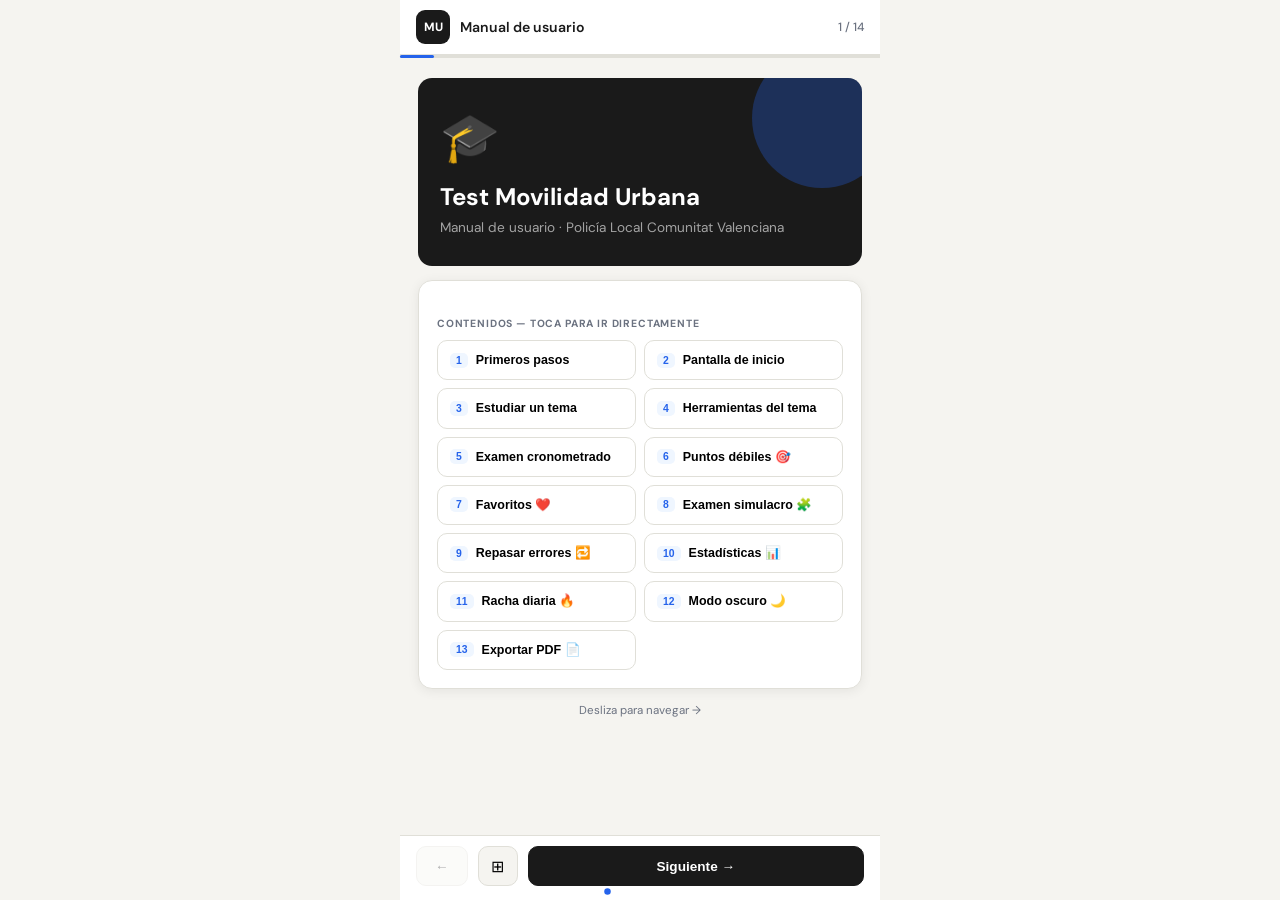
<file: manual.html>
<!DOCTYPE html>
<html lang="es">
<head>
<meta charset="UTF-8">
<meta name="viewport" content="width=device-width, initial-scale=1, viewport-fit=cover">
<title>Manual · Test Movilidad Urbana</title>
<style>
@import url('https://fonts.googleapis.com/css2?family=DM+Sans:wght@300;400;500;600;700&display=swap');

/* ── Variables ─────────────────────────────────────────────── */
:root {
  --bg:      #f5f4f0;
  --card:    #ffffff;
  --border:  #e0dfd8;
  --text:    #1a1a1a;
  --muted:   #6b7280;
  --accent:  #2563eb;
  --ok:      #16a34a;
  --err:     #dc2626;
  --warn:    #d97706;
  --chip:    #1a1a1a;
  --radius:  14px;
  --shadow:  0 2px 12px rgba(0,0,0,.07);
}

*, *::before, *::after { box-sizing: border-box; margin: 0; padding: 0; }

html, body {
  height: 100%;
  font-family: 'DM Sans', system-ui, sans-serif;
  background: var(--bg);
  color: var(--text);
  overflow: hidden;
  -webkit-font-smoothing: antialiased;
}

/* ── Shell ──────────────────────────────────────────────────── */
.shell {
  display: flex;
  flex-direction: column;
  height: 100dvh;
  max-width: 480px;
  margin: 0 auto;
  position: relative;
}

/* ── Topbar ─────────────────────────────────────────────────── */
.topbar {
  display: flex;
  align-items: center;
  gap: 10px;
  padding: 10px 16px;
  background: var(--card);
  border-bottom: 1px solid var(--border);
  flex-shrink: 0;
  padding-top: max(10px, env(safe-area-inset-top));
}
.topbar__icon {
  width: 34px; height: 34px;
  background: var(--chip); color: #fff;
  border-radius: 9px;
  font-size: .75rem; font-weight: 700;
  display: flex; align-items: center; justify-content: center;
  flex-shrink: 0;
}
.topbar__title {
  font-size: .88rem;
  font-weight: 600;
  flex: 1;
}
.topbar__counter {
  font-size: .75rem;
  color: var(--muted);
  font-weight: 500;
}

/* ── Progress bar ───────────────────────────────────────────── */
.progress-track {
  height: 3px;
  background: var(--border);
  flex-shrink: 0;
  position: relative;
}
.progress-fill {
  height: 100%;
  background: var(--accent);
  border-radius: 99px;
  transition: width .35s cubic-bezier(.4,0,.2,1);
}

/* ── Slides container ───────────────────────────────────────── */
.slides-wrap {
  flex: 1;
  overflow: hidden;
  position: relative;
}

.slides-track {
  display: flex;
  height: 100%;
  transition: transform .32s cubic-bezier(.4,0,.2,1);
  will-change: transform;
}

.slide {
  min-width: 100%;
  height: 100%;
  overflow-y: auto;
  -webkit-overflow-scrolling: touch;
  overscroll-behavior: contain;
  padding: 20px 18px 100px;
}

/* ── Cards dentro de slides ─────────────────────────────────── */
.s-card {
  background: var(--card);
  border-radius: var(--radius);
  border: 1px solid var(--border);
  padding: 18px;
  box-shadow: var(--shadow);
  margin-bottom: 14px;
}

.s-tag {
  display: inline-flex;
  align-items: center;
  gap: 5px;
  font-size: .65rem;
  font-weight: 700;
  text-transform: uppercase;
  letter-spacing: .08em;
  color: var(--accent);
  background: #eff6ff;
  border-radius: 6px;
  padding: 3px 8px;
  margin-bottom: 12px;
}

.s-hero {
  font-size: 2.8rem;
  line-height: 1;
  margin-bottom: 10px;
}

.s-title {
  font-size: 1.25rem;
  font-weight: 700;
  line-height: 1.25;
  margin-bottom: 8px;
}

.s-sub {
  font-size: .9rem;
  color: var(--muted);
  line-height: 1.5;
}

.s-body {
  font-size: .88rem;
  line-height: 1.6;
  color: var(--text);
  margin-bottom: 12px;
}

.s-section {
  font-size: .65rem;
  font-weight: 700;
  text-transform: uppercase;
  letter-spacing: .08em;
  color: var(--muted);
  margin: 18px 0 10px;
}

/* ── Feature rows ───────────────────────────────────────────── */
.feat-row {
  display: flex;
  align-items: flex-start;
  gap: 12px;
  padding: 10px 0;
  border-bottom: 1px solid var(--border);
}
.feat-row:last-child { border-bottom: none; }

.feat-icon {
  font-size: 1.4rem;
  width: 36px;
  flex-shrink: 0;
  text-align: center;
  margin-top: 1px;
}

.feat-body { flex: 1; }
.feat-name {
  font-size: .88rem;
  font-weight: 600;
  margin-bottom: 2px;
}
.feat-desc {
  font-size: .78rem;
  color: var(--muted);
  line-height: 1.45;
}

/* ── Steps ──────────────────────────────────────────────────── */
.step-row {
  display: flex;
  gap: 12px;
  margin-bottom: 12px;
}
.step-num {
  width: 24px; height: 24px;
  background: var(--chip);
  color: #fff;
  border-radius: 50%;
  font-size: .72rem;
  font-weight: 700;
  display: flex; align-items: center; justify-content: center;
  flex-shrink: 0;
  margin-top: 1px;
}
.step-text {
  font-size: .85rem;
  line-height: 1.55;
  color: var(--text);
  padding-top: 2px;
}

/* ── Tip / Warning ──────────────────────────────────────────── */
.tip {
  background: #eff6ff;
  border: 1px solid #93c5fd;
  border-radius: 10px;
  padding: 12px 14px;
  font-size: .82rem;
  line-height: 1.5;
  color: #1e3a8a;
  margin-bottom: 12px;
}
.warn {
  background: #fff7ed;
  border: 1px solid #fdba74;
  border-radius: 10px;
  padding: 12px 14px;
  font-size: .82rem;
  line-height: 1.5;
  color: #7c2d12;
  margin-bottom: 12px;
}

/* ── Badge strip ────────────────────────────────────────────── */
.badge-row {
  display: flex;
  align-items: center;
  gap: 10px;
  padding: 9px 0;
  border-bottom: 1px solid var(--border);
  font-size: .82rem;
}
.badge-row:last-child { border-bottom: none; }
.badge {
  font-size: .7rem;
  font-weight: 700;
  padding: 3px 9px;
  border-radius: 20px;
  white-space: nowrap;
  flex-shrink: 0;
}
.badge-ok  { background: #f0fdf4; color: var(--ok); }
.badge-mid { background: #fffbeb; color: var(--warn); }
.badge-err { background: #fef2f2; color: var(--err); }
.badge-neu { background: #f3f4f6; color: var(--muted); }

/* ── State pills (racha) ────────────────────────────────────── */
.state-pill {
  display: flex;
  align-items: flex-start;
  gap: 12px;
  background: var(--bg);
  border: 1.5px solid var(--border);
  border-radius: 12px;
  padding: 12px;
  margin-bottom: 8px;
}
.state-pill--active { border-color: var(--accent); background: #eff6ff; }
.state-pill__icon { font-size: 1.5rem; line-height: 1; }
.state-pill__title { font-size: .84rem; font-weight: 700; margin-bottom: 2px; }
.state-pill__desc  { font-size: .76rem; color: var(--muted); line-height: 1.4; }

/* ── Índice ─────────────────────────────────────────────────── */
.idx-grid {
  display: grid;
  grid-template-columns: repeat(2, 1fr);
  gap: 8px;
}
.idx-btn {
  background: var(--card);
  border: 1.5px solid var(--border);
  border-radius: 10px;
  padding: 11px 12px;
  display: flex;
  align-items: center;
  gap: 8px;
  cursor: pointer;
  transition: border-color .12s, background .12s;
  text-align: left;
  -webkit-tap-highlight-color: transparent;
}
.idx-btn:active { background: #eff6ff; border-color: var(--accent); }
.idx-btn__num {
  font-size: .65rem;
  font-weight: 700;
  color: var(--accent);
  background: #eff6ff;
  border-radius: 5px;
  padding: 2px 6px;
  flex-shrink: 0;
}
.idx-btn__label { font-size: .78rem; font-weight: 600; line-height: 1.3; }

/* ── Portada ─────────────────────────────────────────────────── */
.cover {
  background: var(--chip);
  border-radius: var(--radius);
  padding: 28px 22px;
  margin-bottom: 14px;
  color: #fff;
  position: relative;
  overflow: hidden;
}
.cover::before {
  content: '';
  position: absolute;
  top: -30px; right: -30px;
  width: 140px; height: 140px;
  background: rgba(37,99,235,.3);
  border-radius: 50%;
}
.cover__emoji { font-size: 3rem; margin-bottom: 14px; display: block; }
.cover__title { font-size: 1.5rem; font-weight: 700; line-height: 1.2; margin-bottom: 6px; }
.cover__sub   { font-size: .85rem; color: rgba(255,255,255,.6); line-height: 1.5; }

/* ── Navigation ─────────────────────────────────────────────── */
.nav-bar {
  position: absolute;
  bottom: 0; left: 0; right: 0;
  padding: 10px 16px;
  padding-bottom: max(14px, env(safe-area-inset-bottom));
  background: var(--card);
  border-top: 1px solid var(--border);
  display: flex;
  align-items: center;
  gap: 10px;
}
.nav-btn {
  padding: 0 18px;
  height: 40px;
  border-radius: 10px;
  border: 1.5px solid var(--border);
  background: var(--bg);
  font-size: .85rem;
  font-weight: 600;
  color: var(--text);
  cursor: pointer;
  flex-shrink: 0;
  transition: background .12s, border-color .12s;
  -webkit-tap-highlight-color: transparent;
}
.nav-btn:disabled { opacity: .35; cursor: not-allowed; }
.nav-btn:not(:disabled):active { background: #e5e7eb; }
.nav-btn--primary {
  flex: 1;
  background: var(--chip);
  color: #fff;
  border-color: var(--chip);
}
.nav-btn--primary:not(:disabled):active { background: #333; }

.nav-idx-btn {
  height: 40px;
  width: 40px;
  border-radius: 10px;
  border: 1.5px solid var(--border);
  background: var(--bg);
  font-size: 1rem;
  cursor: pointer;
  display: flex; align-items: center; justify-content: center;
  flex-shrink: 0;
  -webkit-tap-highlight-color: transparent;
}
.nav-idx-btn:active { background: #e5e7eb; }

/* ── Índice overlay ─────────────────────────────────────────── */
.idx-overlay {
  position: fixed;
  inset: 0;
  z-index: 100;
  background: rgba(0,0,0,.5);
  display: flex;
  align-items: flex-end;
  opacity: 0;
  pointer-events: none;
  transition: opacity .2s;
}
.idx-overlay.open { opacity: 1; pointer-events: all; }
.idx-sheet {
  width: 100%;
  max-height: 80vh;
  background: var(--card);
  border-radius: 18px 18px 0 0;
  display: flex;
  flex-direction: column;
  overflow: hidden;
}
.idx-sheet__head {
  display: flex;
  align-items: center;
  justify-content: space-between;
  padding: 16px 18px 14px;
  border-bottom: 1px solid var(--border);
  flex-shrink: 0;
}
.idx-sheet__title { font-weight: 700; font-size: .95rem; }
.idx-sheet__close {
  background: none; border: none;
  font-size: 1.1rem; cursor: pointer; color: var(--muted);
}
.idx-sheet__body {
  overflow-y: auto;
  padding: 16px;
  -webkit-overflow-scrolling: touch;
}

/* ── Swipe hint ─────────────────────────────────────────────── */
.swipe-hint {
  display: flex; align-items: center; justify-content: center; gap: 6px;
  font-size: .72rem; color: var(--muted); margin-top: 8px;
}
.swipe-hint__dot {
  width: 5px; height: 5px;
  border-radius: 50%;
  background: var(--border);
  transition: background .2s, transform .2s;
}
.swipe-hint__dot--active {
  background: var(--accent);
  transform: scale(1.3);
}
</style>
</head>
<body>

<div class="shell">
  <!-- Topbar -->
  <div class="topbar">
    <div class="topbar__icon">MU</div>
    <div class="topbar__title">Manual de usuario</div>
    <div class="topbar__counter" id="counter">1 / 14</div>
  </div>

  <!-- Progress -->
  <div class="progress-track">
    <div class="progress-fill" id="progressFill" style="width:7.14%"></div>
  </div>

  <!-- Slides -->
  <div class="slides-wrap" id="slidesWrap">
    <div class="slides-track" id="slidesTrack">

      <!-- ══════════════════════════════════════════════════════
           SLIDE 0 — PORTADA + ÍNDICE
      ══════════════════════════════════════════════════════ -->
      <div class="slide">
        <div class="cover">
          <span class="cover__emoji">🎓</span>
          <div class="cover__title">Test Movilidad Urbana</div>
          <div class="cover__sub">Manual de usuario · Policía Local Comunitat Valenciana</div>
        </div>

        <div class="s-card">
          <div class="s-section">Contenidos — toca para ir directamente</div>
          <div class="idx-grid">
            <button class="idx-btn" onclick="goTo(1)"><span class="idx-btn__num">1</span><span class="idx-btn__label">Primeros pasos</span></button>
            <button class="idx-btn" onclick="goTo(2)"><span class="idx-btn__num">2</span><span class="idx-btn__label">Pantalla de inicio</span></button>
            <button class="idx-btn" onclick="goTo(3)"><span class="idx-btn__num">3</span><span class="idx-btn__label">Estudiar un tema</span></button>
            <button class="idx-btn" onclick="goTo(4)"><span class="idx-btn__num">4</span><span class="idx-btn__label">Herramientas del tema</span></button>
            <button class="idx-btn" onclick="goTo(5)"><span class="idx-btn__num">5</span><span class="idx-btn__label">Examen cronometrado</span></button>
            <button class="idx-btn" onclick="goTo(6)"><span class="idx-btn__num">6</span><span class="idx-btn__label">Puntos débiles 🎯</span></button>
            <button class="idx-btn" onclick="goTo(7)"><span class="idx-btn__num">7</span><span class="idx-btn__label">Favoritos ❤️</span></button>
            <button class="idx-btn" onclick="goTo(8)"><span class="idx-btn__num">8</span><span class="idx-btn__label">Examen simulacro 🧩</span></button>
            <button class="idx-btn" onclick="goTo(9)"><span class="idx-btn__num">9</span><span class="idx-btn__label">Repasar errores 🔁</span></button>
            <button class="idx-btn" onclick="goTo(10)"><span class="idx-btn__num">10</span><span class="idx-btn__label">Estadísticas 📊</span></button>
            <button class="idx-btn" onclick="goTo(11)"><span class="idx-btn__num">11</span><span class="idx-btn__label">Racha diaria 🔥</span></button>
            <button class="idx-btn" onclick="goTo(12)"><span class="idx-btn__num">12</span><span class="idx-btn__label">Modo oscuro 🌙</span></button>
            <button class="idx-btn" onclick="goTo(13)"><span class="idx-btn__num">13</span><span class="idx-btn__label">Exportar PDF 📄</span></button>
          </div>
        </div>
        <div class="swipe-hint">Desliza para navegar &rarr;</div>
      </div>

      <!-- ══════════════════════════════════════════════════════
           SLIDE 1 — PRIMEROS PASOS
      ══════════════════════════════════════════════════════ -->
      <div class="slide">
        <div class="s-tag">1 · Primeros pasos</div>
        <div class="s-title">¿Qué es esta app?</div>
        <div class="s-body">Una aplicación web para preparar las oposiciones a Policía Local de la Comunitat Valenciana. Tests de opción múltiple organizados por temas, siguiendo el programa oficial. Sin instalar nada — solo abre el navegador.</div>

        <div class="tip">💡 Añádela a la pantalla de inicio de tu móvil para acceder con un solo tap: en Safari usa <b>"Añadir a pantalla de inicio"</b>; en Chrome usa <b>"Instalar aplicación"</b>.</div>

        <div class="s-card">
          <div class="s-section">La barra superior</div>
          <div class="feat-row">
            <div class="feat-icon">MU</div>
            <div class="feat-body"><div class="feat-name">Logo MU</div><div class="feat-desc">Pulsa para volver al índice de temas desde cualquier pantalla.</div></div>
          </div>
          <div class="feat-row">
            <div class="feat-icon">🌙</div>
            <div class="feat-body"><div class="feat-name">Switch modo oscuro</div><div class="feat-desc">Interruptor deslizante para cambiar entre modo claro y oscuro.</div></div>
          </div>
          <div class="feat-row">
            <div class="feat-icon">☰</div>
            <div class="feat-body"><div class="feat-name">Menú de temas</div><div class="feat-desc">Abre el panel para elegir cualquier tema disponible.</div></div>
          </div>
        </div>

        <div class="s-card">
          <div class="s-section">La barra secundaria</div>
          <div class="feat-row">
            <div class="feat-icon">🔥</div>
            <div class="feat-body"><div class="feat-name">Racha diaria</div><div class="feat-desc">Días consecutivos practicando. Pulsa para ver el detalle.</div></div>
          </div>
          <div class="feat-row">
            <div class="feat-icon">🧩</div>
            <div class="feat-body"><div class="feat-name">Simulacro</div><div class="feat-desc">Examen mezclando preguntas de varios temas a la vez.</div></div>
          </div>
          <div class="feat-row">
            <div class="feat-icon">📊</div>
            <div class="feat-body"><div class="feat-name">Estadísticas globales</div><div class="feat-desc">Tu acierto y progreso en todos los temas trabajados.</div></div>
          </div>
        </div>
      </div>

      <!-- ══════════════════════════════════════════════════════
           SLIDE 2 — PANTALLA DE INICIO
      ══════════════════════════════════════════════════════ -->
      <div class="slide">
        <div class="s-tag">2 · Pantalla de inicio</div>
        <div class="s-title">Tu centro de control</div>
        <div class="s-body">Al entrar (o al pulsar MU) verás dos bloques: <b>Libro Meta</b> y <b>Serie Oposiciones</b>. Cada bloque tiene un chip por cada tema.</div>

        <div class="s-card">
          <div class="s-section">Los chips de tema</div>
          <div class="feat-row">
            <div class="feat-icon">📗</div>
            <div class="feat-body"><div class="feat-name">Libro Meta (T-1 a T-40)</div><div class="feat-desc">40 temas teóricos del programa.</div></div>
          </div>
          <div class="feat-row">
            <div class="feat-icon">📘</div>
            <div class="feat-body"><div class="feat-name">Serie Oposiciones (T-1 a T-40)</div><div class="feat-desc">40 temas con preguntas de convocatorias oficiales.</div></div>
          </div>
          <div class="feat-row">
            <div class="feat-icon">🟩</div>
            <div class="feat-body"><div class="feat-name">Barra de progreso verde</div><div class="feat-desc">Debajo de cada chip: cuántas preguntas has respondido. Sin barra = tema no empezado.</div></div>
          </div>
        </div>

        <div class="warn">⚠️ Los chips en gris claro están bloqueados y aún no tienen preguntas disponibles.</div>

        <div class="tip">💡 Toca cualquier chip para cargar el tema. La app recuerda tu posición y respuestas aunque cierres el navegador.</div>
      </div>

      <!-- ══════════════════════════════════════════════════════
           SLIDE 3 — ESTUDIAR UN TEMA
      ══════════════════════════════════════════════════════ -->
      <div class="slide">
        <div class="s-tag">3 · Estudiar un tema</div>
        <div class="s-title">Preguntas y respuestas</div>

        <div class="s-card">
          <div class="s-section">Panel de resumen</div>
          <div class="feat-row"><div class="feat-icon">📝</div><div class="feat-body"><div class="feat-name">Contestadas</div><div class="feat-desc">Cuántas preguntas has respondido en total.</div></div></div>
          <div class="feat-row"><div class="feat-icon" style="color:var(--ok)">✓</div><div class="feat-body"><div class="feat-name">Acertadas</div><div class="feat-desc">Las que has respondido correctamente (en verde).</div></div></div>
          <div class="feat-row"><div class="feat-icon" style="color:var(--err)">✗</div><div class="feat-body"><div class="feat-name">Falladas</div><div class="feat-desc">Las que has respondido mal (en rojo).</div></div></div>
          <div class="feat-row"><div class="feat-icon">📋</div><div class="feat-body"><div class="feat-name">Total</div><div class="feat-desc">Número total de preguntas del tema.</div></div></div>
        </div>

        <div class="s-card">
          <div class="s-section">Responder una pregunta</div>
          <div class="s-body">Toca la opción que consideres correcta. Al instante aparece el resultado:</div>
          <div class="feat-row"><div class="feat-icon">🟢</div><div class="feat-body"><div class="feat-name">Respuesta correcta</div><div class="feat-desc">Se pinta en verde. Las demás se oscurecen.</div></div></div>
          <div class="feat-row"><div class="feat-icon">🔴</div><div class="feat-body"><div class="feat-name">Respuesta incorrecta</div><div class="feat-desc">Tu opción en rojo y la correcta en verde.</div></div></div>
          <div class="feat-row"><div class="feat-icon">📖</div><div class="feat-body"><div class="feat-name">Explicación</div><div class="feat-desc">Texto que justifica la respuesta correcta.</div></div></div>
        </div>

        <div class="s-card">
          <div class="s-section">Barra de navegación inferior</div>
          <div class="feat-row"><div class="feat-icon">←</div><div class="feat-body"><div class="feat-name">Anterior</div><div class="feat-desc">Va a la pregunta anterior.</div></div></div>
          <div class="feat-row"><div class="feat-icon">⊞</div><div class="feat-body"><div class="feat-name">Índice</div><div class="feat-desc">Muestra todas las preguntas con colores: verde (acertada), rojo (fallada), gris (no vista). Pulsa cualquiera para ir directamente.</div></div></div>
          <div class="feat-row"><div class="feat-icon">→</div><div class="feat-body"><div class="feat-name">Siguiente</div><div class="feat-desc">Va a la pregunta siguiente.</div></div></div>
        </div>

        <div class="tip">💡 No puedes cambiar una respuesta una vez dada. Para empezar de cero usa "↺ Reiniciar tema".</div>
      </div>

      <!-- ══════════════════════════════════════════════════════
           SLIDE 4 — HERRAMIENTAS DEL TEMA
      ══════════════════════════════════════════════════════ -->
      <div class="slide">
        <div class="s-tag">4 · Herramientas del tema</div>
        <div class="s-title">Iconos en cada pregunta</div>

        <div class="s-card">
          <div class="feat-row"><div class="feat-icon">🤍❤️</div><div class="feat-body"><div class="feat-name">Favorito (junto al lápiz)</div><div class="feat-desc">Toca para marcar la pregunta en rojo. Vuelve a tocar para desmarcar.</div></div></div>
          <div class="feat-row"><div class="feat-icon">✏️</div><div class="feat-body"><div class="feat-name">Editar</div><div class="feat-desc">Abre el editor para corregir enunciado, opciones o explicación si detectas un error.</div></div></div>
        </div>

        <div class="s-card">
          <div class="s-section">Botones de acción del tema</div>
          <div class="feat-row"><div class="feat-icon">↺</div><div class="feat-body"><div class="feat-name">Reiniciar tema</div><div class="feat-desc">Borra todas las respuestas del tema para empezar de cero. Pide confirmación.</div></div></div>
          <div class="feat-row"><div class="feat-icon">⏱</div><div class="feat-body"><div class="feat-name">Examen cronometrado</div><div class="feat-desc">10 preguntas aleatorias en 10 minutos.</div></div></div>
          <div class="feat-row"><div class="feat-icon">🎯</div><div class="feat-body"><div class="feat-name">Puntos débiles</div><div class="feat-desc">20 preguntas priorizando las que más has fallado.</div></div></div>
          <div class="feat-row"><div class="feat-icon">❤️</div><div class="feat-body"><div class="feat-name">Mis marcadas</div><div class="feat-desc">Examen solo con las preguntas que tienes marcadas como favoritas.</div></div></div>
        </div>

        <div class="s-card">
          <div class="s-section">Panel de estadísticas del tema</div>
          <div class="s-body">Aparece automáticamente debajo de los botones cuando tienes al menos 1 respuesta. Muestra las preguntas más falladas en un desplegable — tócalo para expandirlo y pulsa cualquier pregunta para ir directamente a ella.</div>
        </div>
      </div>

      <!-- ══════════════════════════════════════════════════════
           SLIDE 5 — EXAMEN CRONOMETRADO
      ══════════════════════════════════════════════════════ -->
      <div class="slide">
        <div class="s-tag">5 · Examen cronometrado</div>
        <div class="s-title">10 preguntas · 10 minutos ⏱</div>
        <div class="s-body">El examen cronometrado te pone a prueba contra el reloj, sin ver si aciertas o fallas hasta el final. Así simulas las condiciones reales de la oposición.</div>

        <div class="s-card">
          <div class="s-section">Cómo funciona</div>
          <div class="step-row"><div class="step-num">1</div><div class="step-text">Pulsa el botón <b>⏱</b> en el tema. Se abre el panel de examen.</div></div>
          <div class="step-row"><div class="step-num">2</div><div class="step-text">Se muestran 10 preguntas aleatorias del tema activo, de una en una.</div></div>
          <div class="step-row"><div class="step-num">3</div><div class="step-text">Toca la opción elegida. Pasas automáticamente a la siguiente sin ver el resultado.</div></div>
          <div class="step-row"><div class="step-num">4</div><div class="step-text">Al terminar o agotar el tiempo, ves el resultado y la revisión completa con explicaciones.</div></div>
        </div>

        <div class="s-card">
          <div class="s-section">Indicadores durante el examen</div>
          <div class="feat-row"><div class="feat-icon">⏱</div><div class="feat-body"><div class="feat-name">Cronómetro</div><div class="feat-desc">Se pone rojo en el último minuto. Sigue corriendo aunque termines el tiempo — el examen no se fuerza a acabar.</div></div></div>
          <div class="feat-row"><div class="feat-icon">●●●</div><div class="feat-body"><div class="feat-name">Puntos de progreso</div><div class="feat-desc">Una fila de puntos muestra cuántas preguntas has contestado y en cuál estás.</div></div></div>
        </div>

        <div class="tip">💡 Al terminar, si has fallado alguna pregunta aparece el botón rojo <b>"🔁 Repasar N errores"</b> para hacer inmediatamente un repaso de lo que has fallado.</div>
      </div>

      <!-- ══════════════════════════════════════════════════════
           SLIDE 6 — PUNTOS DÉBILES
      ══════════════════════════════════════════════════════ -->
      <div class="slide">
        <div class="s-tag">6 · Puntos débiles</div>
        <div class="s-title">Repaso inteligente 🎯</div>
        <div class="s-body">El algoritmo analiza tus respuestas anteriores y selecciona las preguntas con más probabilidad de aparecer en función de cuánto las has fallado. Cuanto más fallas una pregunta, más probabilidad tiene de salir.</div>

        <div class="s-card">
          <div class="s-section">Requisito para activarlo</div>
          <div class="s-body">Necesitas haber respondido al menos <b>50 preguntas</b> del tema (o todas, si el tema tiene menos de 50). El botón <b>🎯</b> muestra un aviso con cuántas te faltan si no llegas al mínimo.</div>
        </div>

        <div class="s-card">
          <div class="s-section">Características</div>
          <div class="feat-row"><div class="feat-icon">📋</div><div class="feat-body"><div class="feat-name">20 preguntas seleccionadas</div><div class="feat-desc">Las más falladas tienen más peso, pero todas pueden aparecer.</div></div></div>
          <div class="feat-row"><div class="feat-icon">⏱</div><div class="feat-body"><div class="feat-name">20 minutos</div><div class="feat-desc">Tiempo asignado para las 20 preguntas.</div></div></div>
          <div class="feat-row"><div class="feat-icon">🔀</div><div class="feat-body"><div class="feat-name">Siempre diferente</div><div class="feat-desc">Cada vez que lo activas, la selección varía al azar dentro del peso de cada pregunta.</div></div></div>
        </div>

        <div class="tip">💡 Usa el repaso de puntos débiles cuando ya hayas recorrido el tema entero al menos una vez. Es la herramienta más eficaz para fijar lo que no recuerdas.</div>
      </div>

      <!-- ══════════════════════════════════════════════════════
           SLIDE 7 — FAVORITOS
      ══════════════════════════════════════════════════════ -->
      <div class="slide">
        <div class="s-tag">7 · Favoritos</div>
        <div class="s-title">Marca lo que más te cuesta ❤️</div>
        <div class="s-body">Señala preguntas concretas para revisarlas cuando quieras. Útil para preguntas con matices difíciles o que has fallado varias veces.</div>

        <div class="s-card">
          <div class="s-section">Cómo marcar</div>
          <div class="step-row"><div class="step-num">1</div><div class="step-text">En la esquina superior derecha de cada pregunta verás el icono de corazón junto al lápiz.</div></div>
          <div class="step-row"><div class="step-num">2</div><div class="step-text">Toca <b>🤍</b> para marcar. El corazón se pone rojo <b>❤️</b> con fondo rosado.</div></div>
          <div class="step-row"><div class="step-num">3</div><div class="step-text">Aparece un toast de confirmación: <b>"❤️ Pregunta marcada"</b>.</div></div>
          <div class="step-row"><div class="step-num">4</div><div class="step-text">Toca de nuevo para desmarcar. Toast: <b>"🤍 Marcador eliminado"</b>.</div></div>
        </div>

        <div class="s-card">
          <div class="s-section">Examen de favoritas</div>
          <div class="s-body">Pulsa el botón <b>❤️</b> en el panel del tema para lanzar un examen solo con tus preguntas marcadas. El tiempo se calcula automáticamente: <b>90 segundos por pregunta</b>, mínimo 5 minutos.</div>
        </div>

        <div class="tip">💡 Los favoritos se guardan por tema. Las marcadas en T-1 Serie Oposiciones no aparecen en el examen de favoritas de T-1 Libro Meta.</div>
      </div>

      <!-- ══════════════════════════════════════════════════════
           SLIDE 8 — SIMULACRO
      ══════════════════════════════════════════════════════ -->
      <div class="slide">
        <div class="s-tag">8 · Examen simulacro</div>
        <div class="s-title">Mezcla varios temas 🧩</div>
        <div class="s-body">Crea un examen personalizado combinando preguntas de múltiples temas, con el número de preguntas y tiempo que elijas. Accede desde el botón <b>🧩 Simulacro</b> de la barra secundaria.</div>

        <div class="s-card">
          <div class="s-section">Pasos</div>
          <div class="step-row"><div class="step-num">1</div><div class="step-text">Pulsa <b>🧩 Simulacro</b> en la barra secundaria.</div></div>
          <div class="step-row"><div class="step-num">2</div><div class="step-text">Selecciona los temas que quieres incluir (se resaltan en azul). Puedes mezclar Libro Meta y Serie Oposiciones.</div></div>
          <div class="step-row"><div class="step-num">3</div><div class="step-text">Elige el <b>número de preguntas</b>: 10, 20, 30, 50, 75 o 100.</div></div>
          <div class="step-row"><div class="step-num">4</div><div class="step-text">Elige el <b>tiempo</b>: entre 10 y 120 minutos.</div></div>
          <div class="step-row"><div class="step-num">5</div><div class="step-text">Pulsa <b>"▶ Iniciar"</b>. Las preguntas se mezclan al azar.</div></div>
        </div>

        <div class="tip">💡 Las estadísticas de cada pregunta del simulacro se guardan en su tema de origen, igual que si la hubieras respondido estudiando el tema directamente.</div>

        <div class="warn">⚠️ Si eliges menos preguntas de las disponibles (ej. 20 preguntas de 5 temas), la app selecciona 20 al azar del total. Cada simulacro es diferente.</div>
      </div>

      <!-- ══════════════════════════════════════════════════════
           SLIDE 9 — REPASAR ERRORES
      ══════════════════════════════════════════════════════ -->
      <div class="slide">
        <div class="s-tag">9 · Repasar errores</div>
        <div class="s-title">En caliente, tras el examen 🔁</div>
        <div class="s-body">Al terminar cualquier examen (cronometrado, puntos débiles, favoritas o simulacro), si has fallado alguna pregunta aparece automáticamente un botón rojo.</div>

        <div class="s-card">
          <div class="s-section">El botón rojo</div>
          <div class="s-body" style="font-size:.95rem; font-weight:600; color:var(--err);">🔁 Repasar N errores</div>
          <div class="s-body">Donde N es el número exacto de preguntas que has fallado en ese examen. Al pulsarlo:</div>
          <div class="feat-row"><div class="feat-icon">📋</div><div class="feat-body"><div class="feat-name">Solo las preguntas falladas</div><div class="feat-desc">En orden aleatorio.</div></div></div>
          <div class="feat-row"><div class="feat-icon">⏱</div><div class="feat-body"><div class="feat-name">1 minuto por pregunta</div><div class="feat-desc">Mínimo 5 minutos en total.</div></div></div>
          <div class="feat-row"><div class="feat-icon">🔁</div><div class="feat-body"><div class="feat-name">Repetible</div><div class="feat-desc">Al terminar el repaso, puedes repetirlo de nuevo con el botón "🔁 Repetir errores".</div></div></div>
        </div>

        <div class="tip">💡 Usa el repaso de errores inmediatamente después de cada examen para afianzar las respuestas mientras las tienes frescas en la memoria.</div>
      </div>

      <!-- ══════════════════════════════════════════════════════
           SLIDE 10 — ESTADÍSTICAS
      ══════════════════════════════════════════════════════ -->
      <div class="slide">
        <div class="s-tag">10 · Estadísticas</div>
        <div class="s-title">Conoce tus puntos débiles 📊</div>
        <div class="s-body">La app registra cada respuesta automáticamente. Los datos se usan para dos niveles de estadísticas: por tema y global.</div>

        <div class="s-card">
          <div class="s-section">Estadísticas de tema</div>
          <div class="s-body">Visibles dentro de cada tema, debajo de los botones de acción. Se actualizan en tiempo real.</div>
        </div>

        <div class="s-card">
          <div class="s-section">Estadísticas globales — botón 📊</div>
          <div class="s-body">Pulsa <b>📊 Estadísticas</b> en la barra secundaria. Muestra:</div>
          <div class="feat-row"><div class="feat-icon">%</div><div class="feat-body"><div class="feat-name">Acierto global</div><div class="feat-desc">Tu porcentaje total de acierto en todos los temas trabajados.</div></div></div>
          <div class="feat-row"><div class="feat-icon">📋</div><div class="feat-body"><div class="feat-name">Lista por tema</div><div class="feat-desc">Cada tema con su tasa de acierto y número de respuestas.</div></div></div>
          <div class="feat-row"><div class="feat-icon">📄</div><div class="feat-body"><div class="feat-name">Exportar PDF</div><div class="feat-desc">Botón para descargar el informe completo.</div></div></div>
        </div>

        <div class="s-card">
          <div class="s-section">¿Qué significan los colores?</div>
          <div class="badge-row"><span class="badge badge-ok">≥ 70%</span><span>Buen nivel. Consolida.</span></div>
          <div class="badge-row"><span class="badge badge-mid">50–69%</span><span>Nivel medio. Hay margen.</span></div>
          <div class="badge-row"><span class="badge badge-err">&lt; 50%</span><span>Nivel bajo. Prioriza este tema.</span></div>
        </div>
      </div>

      <!-- ══════════════════════════════════════════════════════
           SLIDE 11 — RACHA DIARIA
      ══════════════════════════════════════════════════════ -->
      <div class="slide">
        <div class="s-tag">11 · Racha diaria</div>
        <div class="s-title">Mantén el hábito de estudio 🔥</div>
        <div class="s-body">Cuenta los días consecutivos en los que has respondido al menos una pregunta. Pulsa <b>🔥 N días</b> en la barra secundaria para ver el detalle.</div>

        <div class="s-card">
          <div class="s-section">Estados posibles</div>
          <div class="state-pill state-pill--active">
            <div class="state-pill__icon">🔥</div>
            <div><div class="state-pill__title">Racha activa — hoy practicado</div><div class="state-pill__desc">Has respondido preguntas hoy. ¡Sigue así!</div></div>
          </div>
          <div class="state-pill">
            <div class="state-pill__icon">🔥⚠️</div>
            <div><div class="state-pill__title">Racha en peligro</div><div class="state-pill__desc">Llevas racha pero hoy no has practicado. Si no lo haces antes de medianoche, la perderás.</div></div>
          </div>
          <div class="state-pill">
            <div class="state-pill__icon">💤</div>
            <div><div class="state-pill__title">Sin racha</div><div class="state-pill__desc">No tienes racha activa. Responde cualquier pregunta para empezar.</div></div>
          </div>
        </div>

        <div class="tip">💡 La racha se calcula por día natural (medianoche a medianoche). Si practicas varias veces al día, solo cuenta como uno. Se rompe si no practicas dos días seguidos.</div>
      </div>

      <!-- ══════════════════════════════════════════════════════
           SLIDE 12 — MODO OSCURO
      ══════════════════════════════════════════════════════ -->
      <div class="slide">
        <div class="s-tag">12 · Modo oscuro</div>
        <div class="s-title">Estudia de noche sin forzar la vista 🌙</div>
        <div class="s-body">Cambia todos los colores a una paleta oscura. Cómodo para estudiar con poca luz o de noche. La preferencia se guarda y se mantiene aunque cierres el navegador.</div>

        <div class="s-card">
          <div class="s-section">Cómo activarlo</div>
          <div class="s-body">En el topbar verás un <b>interruptor deslizante</b> entre el logo MU y el botón de menú ☰.</div>
          <div class="feat-row"><div class="feat-icon">⬜</div><div class="feat-body"><div class="feat-name">Izquierda (apagado)</div><div class="feat-desc">Modo claro activo — fondo beige.</div></div></div>
          <div class="feat-row"><div class="feat-icon">⬛</div><div class="feat-body"><div class="feat-name">Derecha (encendido)</div><div class="feat-desc">Modo oscuro activo — fondo gris oscuro.</div></div></div>
        </div>

        <div class="tip">💡 El modo oscuro se aplica a toda la app: chips, preguntas, overlays de examen, estadísticas y modales.</div>
      </div>

      <!-- ══════════════════════════════════════════════════════
           SLIDE 13 — EXPORTAR PDF
      ══════════════════════════════════════════════════════ -->
      <div class="slide">
        <div class="s-tag">13 · Exportar informe PDF</div>
        <div class="s-title">Tu historial de estudio en papel 📄</div>
        <div class="s-body">Descarga un PDF con un resumen completo de tu rendimiento. Se genera al instante, sin conexión a servidores externos.</div>

        <div class="s-card">
          <div class="s-section">¿Qué contiene?</div>
          <div class="feat-row"><div class="feat-icon">📅</div><div class="feat-body"><div class="feat-name">Fecha de exportación</div><div class="feat-desc">Cabecera con el título y la fecha.</div></div></div>
          <div class="feat-row"><div class="feat-icon">🔥</div><div class="feat-body"><div class="feat-name">Racha de estudio actual</div><div class="feat-desc">Días consecutivos practicando.</div></div></div>
          <div class="feat-row"><div class="feat-icon">📊</div><div class="feat-body"><div class="feat-name">Tabla por tema</div><div class="feat-desc">Progreso, % acierto y fallos. Fila GLOBAL con el resumen total.</div></div></div>
          <div class="feat-row"><div class="feat-icon">🔴</div><div class="feat-body"><div class="feat-name">Top 10 más falladas</div><div class="feat-desc">Las preguntas con mayor tasa de error de toda la app.</div></div></div>
        </div>

        <div class="s-card">
          <div class="s-section">Cómo exportar</div>
          <div class="step-row"><div class="step-num">1</div><div class="step-text">Pulsa <b>📊 Estadísticas</b> en la barra secundaria.</div></div>
          <div class="step-row"><div class="step-num">2</div><div class="step-text">Desplázate hacia abajo en el panel.</div></div>
          <div class="step-row"><div class="step-num">3</div><div class="step-text">Pulsa <b>"📄 Exportar informe PDF"</b>. Se descarga automáticamente.</div></div>
        </div>

        <div class="warn">⚠️ Si no has respondido ninguna pregunta todavía, aparecerá un aviso indicando que no hay datos suficientes.</div>

        <!-- Fin / volver al índice -->
        <div class="s-card" style="text-align:center; padding: 24px 18px;">
          <div style="font-size:2rem; margin-bottom:8px;">💪</div>
          <div style="font-weight:700; margin-bottom:6px;">¡Mucho ánimo con la oposición!</div>
          <div style="font-size:.82rem; color:var(--muted); margin-bottom:16px;">Has llegado al final del manual.</div>
          <button onclick="goTo(0)" style="padding:10px 22px; background:var(--chip); color:#fff; border:none; border-radius:10px; font-size:.85rem; font-weight:600; cursor:pointer; font-family:inherit;">← Volver al índice</button>
        </div>
      </div>

    </div><!-- /slides-track -->
  </div><!-- /slides-wrap -->

  <!-- Nav bar -->
  <div class="nav-bar">
    <button class="nav-btn" id="btnPrev" onclick="prev()" disabled>←</button>
    <button class="nav-idx-btn" onclick="openIdx()" title="Índice">⊞</button>
    <button class="nav-btn nav-btn--primary" id="btnNext" onclick="next()">Siguiente →</button>
  </div>

  <!-- Dots -->
  <div class="swipe-hint" id="dotsBar" style="padding:6px 0; background:var(--card); border-top:1px solid var(--border); flex-shrink:0;">
  </div>
</div><!-- /shell -->

<!-- Índice overlay -->
<div class="idx-overlay" id="idxOverlay" onclick="closeIdx()">
  <div class="idx-sheet" onclick="event.stopPropagation()">
    <div class="idx-sheet__head">
      <span class="idx-sheet__title">📚 Índice del manual</span>
      <button class="idx-sheet__close" onclick="closeIdx()">✕</button>
    </div>
    <div class="idx-sheet__body">
      <div class="idx-grid" id="idxGrid"></div>
    </div>
  </div>
</div>

<script>
const TOTAL = 14; // slides 0..13
let current = 0;
let startX = 0, startY = 0, dragging = false;

const track    = document.getElementById('slidesTrack');
const counter  = document.getElementById('counter');
const fill     = document.getElementById('progressFill');
const btnPrev  = document.getElementById('btnPrev');
const btnNext  = document.getElementById('btnNext');
const dotsBar  = document.getElementById('dotsBar');
const idxOverlay = document.getElementById('idxOverlay');
const idxGrid  = document.getElementById('idxGrid');

const LABELS = [
  'Índice','Primeros pasos','Pantalla de inicio','Estudiar un tema',
  'Herramientas','Examen cronometrado','Puntos débiles','Favoritos',
  'Simulacro','Repasar errores','Estadísticas','Racha diaria',
  'Modo oscuro','Exportar PDF'
];

// Construir índice overlay
LABELS.forEach((label, i) => {
  const btn = document.createElement('button');
  btn.className = 'idx-btn';
  btn.innerHTML = `<span class="idx-btn__num">${i === 0 ? '📚' : i}</span><span class="idx-btn__label">${label}</span>`;
  btn.onclick = () => { goTo(i); closeIdx(); };
  idxGrid.appendChild(btn);
});

// Construir dots
function buildDots() {
  dotsBar.innerHTML = '';
  const MAX_DOTS = 7;
  // Mostrar máximo 7 dots, con el activo siempre visible
  const step = Math.max(1, Math.floor(TOTAL / MAX_DOTS));
  for (let i = 0; i < TOTAL; i += step) {
    const dot = document.createElement('span');
    dot.className = 'swipe-hint__dot' + (i === current ? ' swipe-hint__dot--active' : '');
    dotsBar.appendChild(dot);
  }
}

function render() {
  track.style.transform = `translateX(-${current * 100}%)`;
  counter.textContent = `${current + 1} / ${TOTAL}`;
  fill.style.width = `${((current + 1) / TOTAL) * 100}%`;
  btnPrev.disabled = current === 0;
  btnNext.textContent = current === TOTAL - 1 ? '← Índice' : 'Siguiente →';
  btnNext.onclick = current === TOTAL - 1 ? () => goTo(0) : next;
  // Scroll al top del slide actual
  const slides = track.querySelectorAll('.slide');
  if (slides[current]) slides[current].scrollTop = 0;
  buildDots();
}

function goTo(n) {
  current = Math.max(0, Math.min(TOTAL - 1, n));
  render();
}
function next() { goTo(current + 1); }
function prev() { goTo(current - 1); }

// Swipe
const wrap = document.getElementById('slidesWrap');
wrap.addEventListener('touchstart', e => {
  startX = e.touches[0].clientX;
  startY = e.touches[0].clientY;
  dragging = true;
}, { passive: true });

wrap.addEventListener('touchend', e => {
  if (!dragging) return;
  const dx = e.changedTouches[0].clientX - startX;
  const dy = e.changedTouches[0].clientY - startY;
  if (Math.abs(dx) > Math.abs(dy) && Math.abs(dx) > 40) {
    if (dx < 0) next(); else prev();
  }
  dragging = false;
}, { passive: true });

// Teclado (escritorio)
document.addEventListener('keydown', e => {
  if (e.key === 'ArrowRight') next();
  if (e.key === 'ArrowLeft')  prev();
});

function openIdx() {
  idxOverlay.classList.add('open');
}
function closeIdx() {
  idxOverlay.classList.remove('open');
}

render();
</script>
</body>
</html>
</file>
